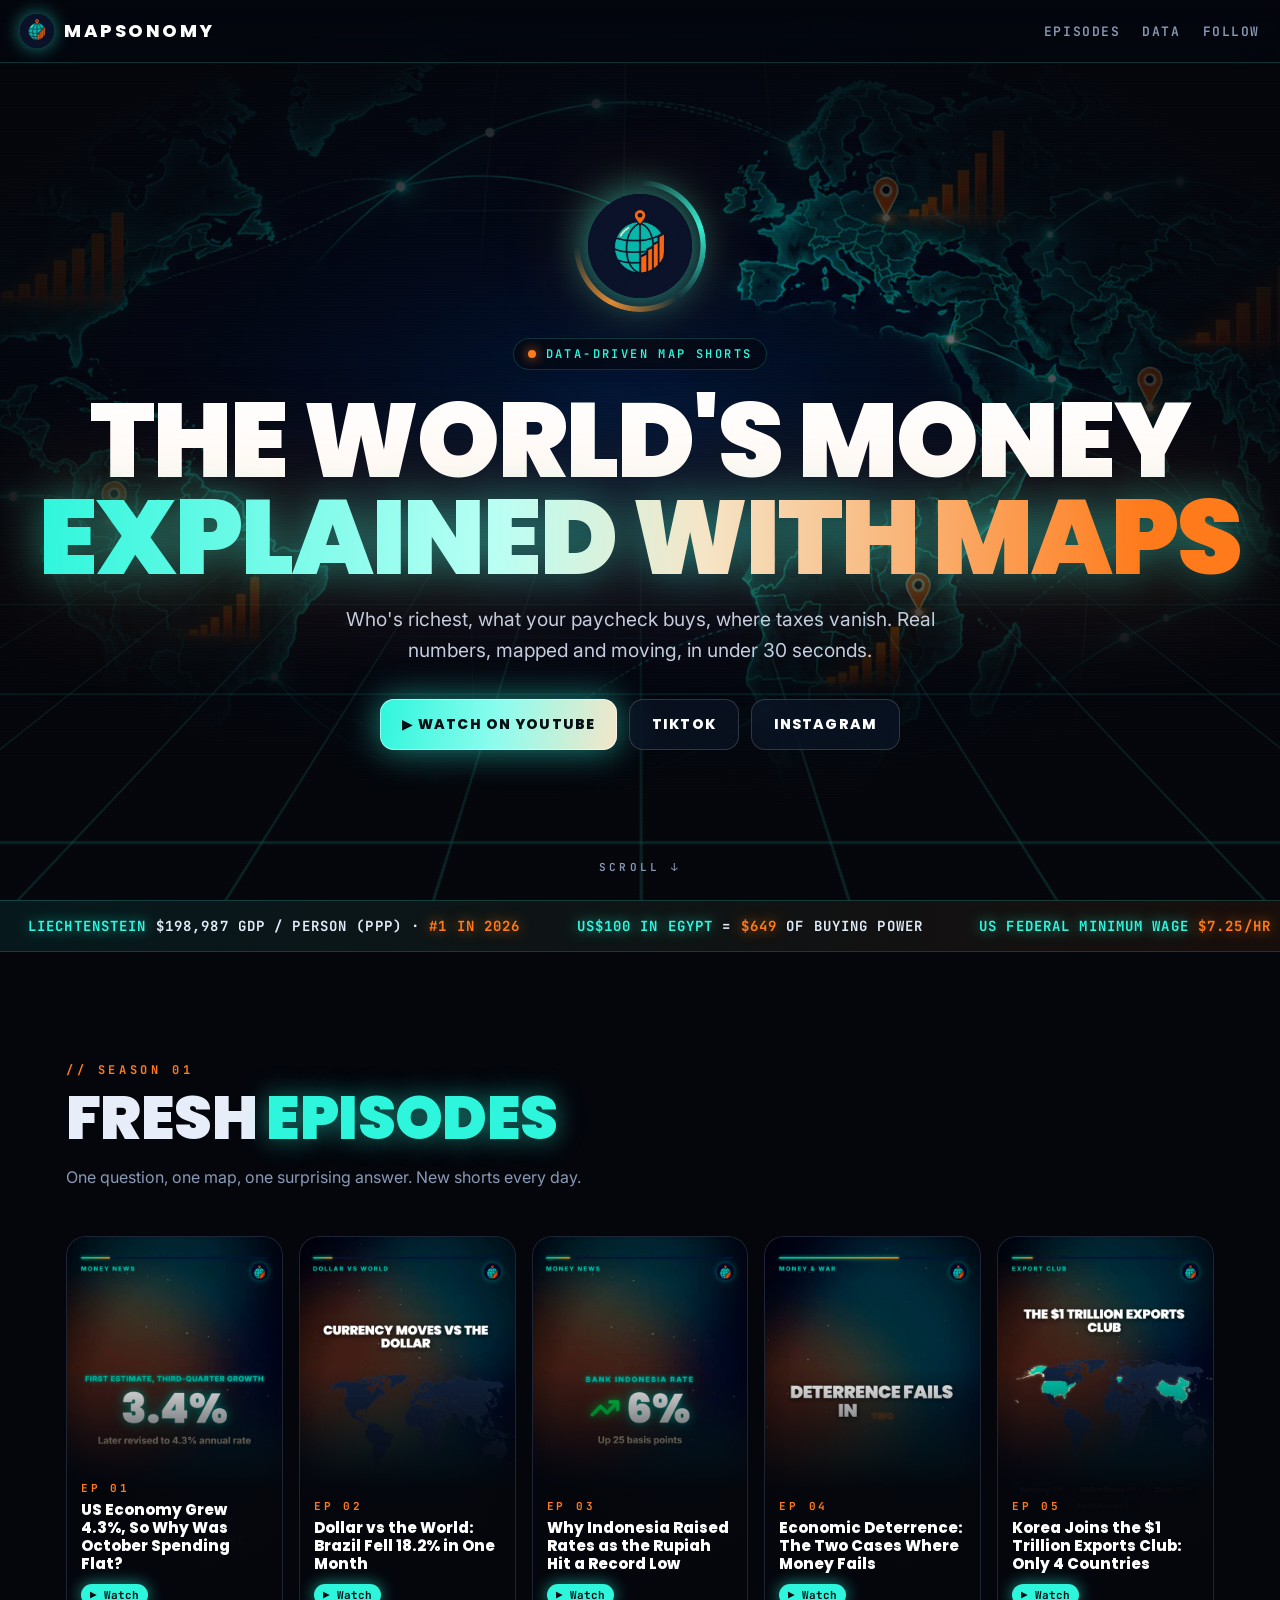
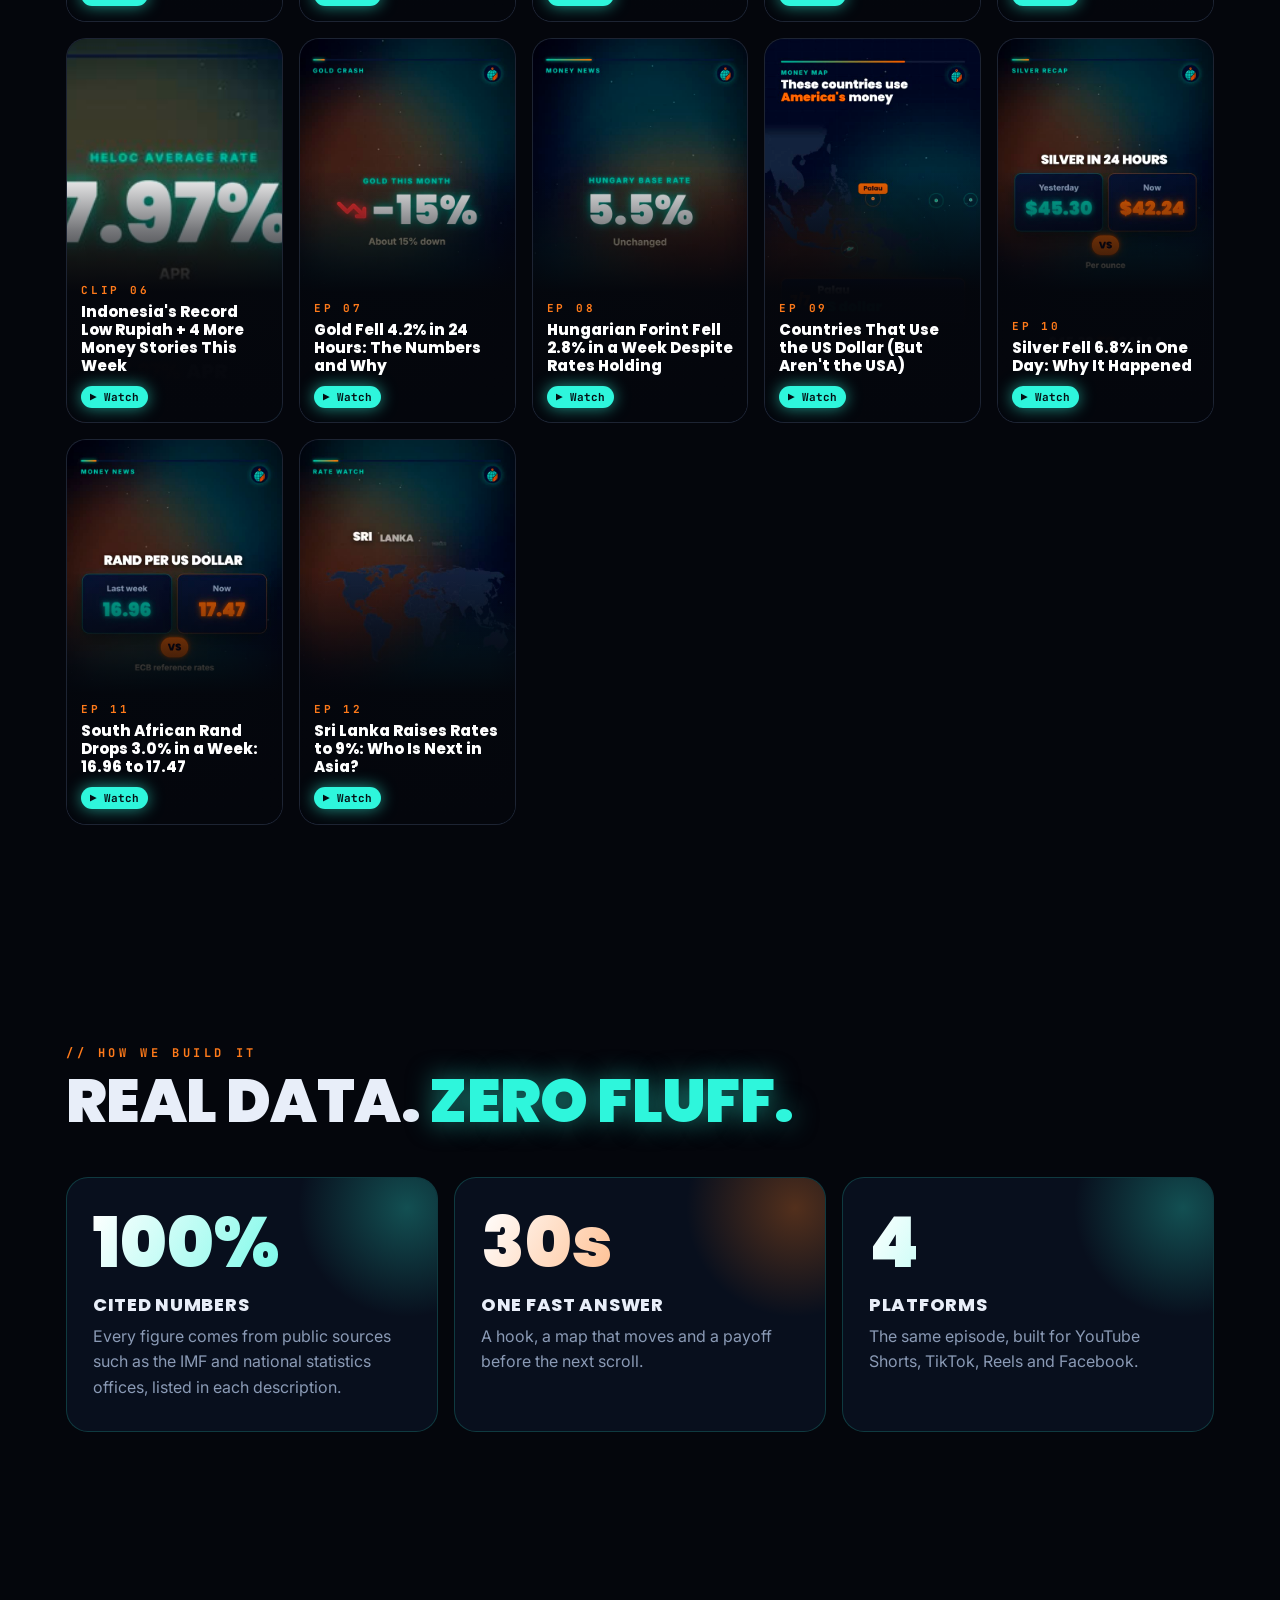
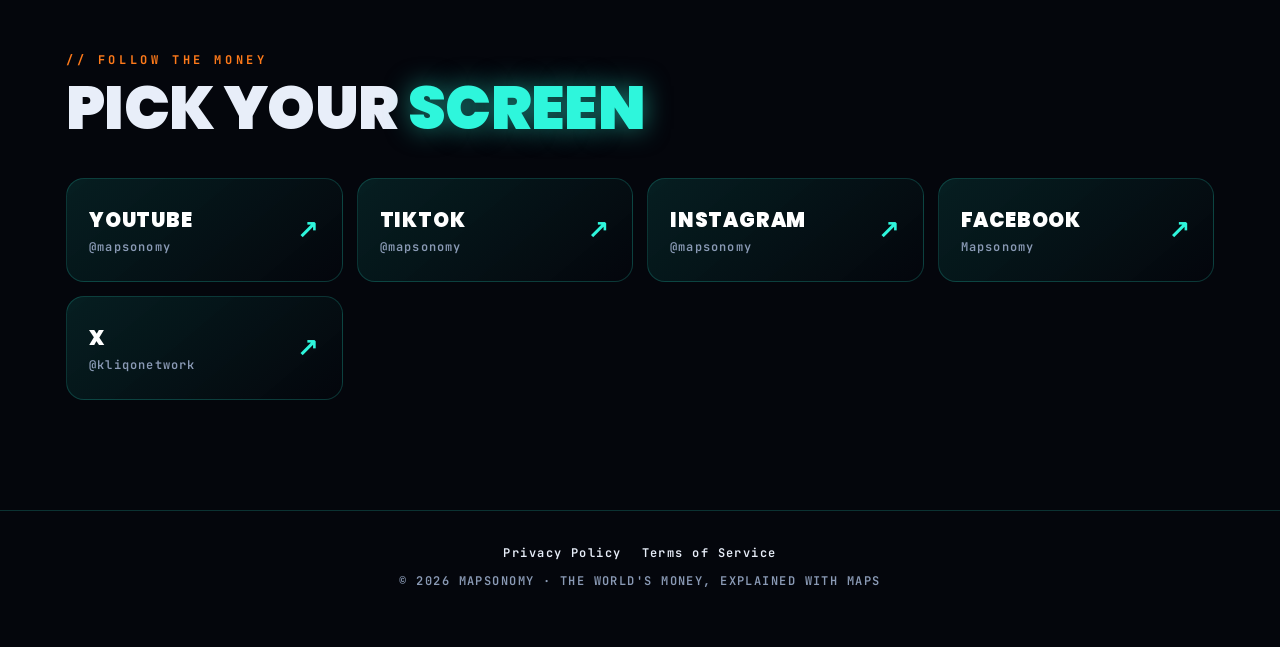
<file: index.html>
<!doctype html>
<html lang="en">
<head>
<meta charset="utf-8">
<meta name="viewport" content="width=device-width, initial-scale=1">
<title>Mapsonomy</title>
<meta name="description" content="The world's money, explained with maps. Data-driven map shorts on YouTube, TikTok, Instagram and Facebook.">
<meta name="theme-color" content="#04060c">
<meta property="og:title" content="Mapsonomy">
<meta property="og:description" content="The world's money, explained with maps.">
<meta property="og:image" content="https://infnitycompany-collab.github.io/mapsonomy/img/hero.webp">
<link rel="icon" href="logo.png">
<link rel="preconnect" href="https://fonts.googleapis.com">
<link rel="preconnect" href="https://fonts.gstatic.com" crossorigin>
<link href="https://fonts.googleapis.com/css2?family=Poppins:wght@800;900&family=Inter:wght@400;600&family=JetBrains+Mono:wght@600;700&display=swap" rel="stylesheet">
<link rel="stylesheet" href="style.css">
</head>
<body>

<header class="bar">
  <a class="brand" href="#top"><img src="img/logo.webp" alt="">MAPSONOMY</a>
  <nav><a href="#episodes">Episodes</a><a href="#data">Data</a><a href="#follow">Follow</a></nav>
</header>

<section class="hero" id="top">
  <div class="grid-floor"></div>
  <div class="scan"></div>
  <div>
    <div class="orb"><img src="img/logo.webp" alt="Mapsonomy logo"></div>
    <span class="eyebrow"><i></i>Data-driven map shorts</span>
    <h1>The world's money<span class="hdr">explained with maps</span></h1>
    <p class="lead">Who's richest, what your paycheck buys, where taxes vanish. Real numbers, mapped and moving, in under 30 seconds.</p>
    <div class="cta">
      <a class="btn primary" href="https://www.youtube.com/@mapsonomy">▶ Watch on YouTube</a>
      <a class="btn" href="https://www.tiktok.com/@mapsonomy">TikTok</a>
      <a class="btn" href="https://www.instagram.com/mapsonomy/">Instagram</a>
    </div>
  </div>
  <div class="scroll-hint">SCROLL ↓</div>
</section>

<div class="ticker" aria-label="Facts from our episodes">
  <div class="ticker-track">
    <span><b>LIECHTENSTEIN</b> $198,987 GDP / PERSON (PPP) · <em>#1 IN 2026</em></span>
    <span><b>US$100 IN EGYPT</b> = <em>$649</em> OF BUYING POWER</span>
    <span><b>US FEDERAL MINIMUM WAGE</b> <em>$7.25/HR</em></span>
    <span><b>AUSTRALIA</b> <em>$17.80/HR</em> MINIMUM WAGE</span>
    <span><b>UAE</b> <em>0%</em> INCOME TAX</span>
    <span><b>7 COUNTRIES</b> USE THE <em>US DOLLAR</em></span>
    <span><b>PANAMA</b> ON THE DOLLAR SINCE <em>1904</em></span>
    <span aria-hidden="true"><b>LIECHTENSTEIN</b> $198,987 GDP / PERSON (PPP) · <em>#1 IN 2026</em></span>
    <span aria-hidden="true"><b>US$100 IN EGYPT</b> = <em>$649</em> OF BUYING POWER</span>
    <span aria-hidden="true"><b>US FEDERAL MINIMUM WAGE</b> <em>$7.25/HR</em></span>
    <span aria-hidden="true"><b>AUSTRALIA</b> <em>$17.80/HR</em> MINIMUM WAGE</span>
    <span aria-hidden="true"><b>UAE</b> <em>0%</em> INCOME TAX</span>
    <span aria-hidden="true"><b>7 COUNTRIES</b> USE THE <em>US DOLLAR</em></span>
    <span aria-hidden="true"><b>PANAMA</b> ON THE DOLLAR SINCE <em>1904</em></span>
  </div>
</div>

<section id="episodes">
  <div class="wrap">
    <div class="reveal">
      <div class="kicker">// Season 01</div>
      <h2>Fresh <span>episodes</span></h2>
      <p class="sub">One question, one map, one surprising answer. New shorts every day.</p>
    </div>
    <div class="eps">
      <a class="ep reveal" href="https://www.youtube.com/shorts/fUrhRTtBOLA">
        <img src="img/ep_fUrhRTtBOLA.jpg" alt="" loading="lazy">
        <div class="meta"><div class="num">EP 01</div><h3>US Economy Grew 4.3%, So Why Was October Spending Flat?</h3><span class="chip">▶ Watch</span></div>
      </a>
      <a class="ep reveal" href="https://www.youtube.com/shorts/XqgzsKcev-8">
        <img src="img/ep_XqgzsKcev-8.jpg" alt="" loading="lazy">
        <div class="meta"><div class="num">EP 02</div><h3>Dollar vs the World: Brazil Fell 18.2% in One Month</h3><span class="chip">▶ Watch</span></div>
      </a>
      <a class="ep reveal" href="https://www.youtube.com/shorts/iboASIA37A8">
        <img src="img/ep_iboASIA37A8.jpg" alt="" loading="lazy">
        <div class="meta"><div class="num">EP 03</div><h3>Why Indonesia Raised Rates as the Rupiah Hit a Record Low</h3><span class="chip">▶ Watch</span></div>
      </a>
      <a class="ep reveal" href="https://www.youtube.com/shorts/dy2bFznFrNk">
        <img src="img/ep_dy2bFznFrNk.jpg" alt="" loading="lazy">
        <div class="meta"><div class="num">EP 04</div><h3>Economic Deterrence: The Two Cases Where Money Fails</h3><span class="chip">▶ Watch</span></div>
      </a>
      <a class="ep reveal" href="https://www.youtube.com/shorts/7eyWOLxoxF8">
        <img src="img/ep_7eyWOLxoxF8.jpg" alt="" loading="lazy">
        <div class="meta"><div class="num">EP 05</div><h3>Korea Joins the $1 Trillion Exports Club: Only 4 Countries</h3><span class="chip">▶ Watch</span></div>
      </a>
      <a class="ep reveal" href="https://www.youtube.com/shorts/wU41exPKRAI">
        <img src="img/ep_wU41exPKRAI.jpg" alt="" loading="lazy">
        <div class="meta"><div class="num">CLIP 06</div><h3>Indonesia&#x27;s Record Low Rupiah + 4 More Money Stories This Week</h3><span class="chip">▶ Watch</span></div>
      </a>
      <a class="ep reveal" href="https://www.youtube.com/shorts/W-0Qiuopz6s">
        <img src="img/ep_W-0Qiuopz6s.jpg" alt="" loading="lazy">
        <div class="meta"><div class="num">EP 07</div><h3>Gold Fell 4.2% in 24 Hours: The Numbers and Why</h3><span class="chip">▶ Watch</span></div>
      </a>
      <a class="ep reveal" href="https://www.youtube.com/shorts/Icshubch7xU">
        <img src="img/ep_Icshubch7xU.jpg" alt="" loading="lazy">
        <div class="meta"><div class="num">EP 08</div><h3>Hungarian Forint Fell 2.8% in a Week Despite Rates Holding</h3><span class="chip">▶ Watch</span></div>
      </a>
      <a class="ep reveal" href="https://www.youtube.com/shorts/S8gTGD7wxss">
        <img src="img/ep_S8gTGD7wxss.jpg" alt="" loading="lazy">
        <div class="meta"><div class="num">EP 09</div><h3>Countries That Use the US Dollar (But Aren&#x27;t the USA)</h3><span class="chip">▶ Watch</span></div>
      </a>
      <a class="ep reveal" href="https://www.youtube.com/shorts/H8O7yUhOfnk">
        <img src="img/ep_H8O7yUhOfnk.jpg" alt="" loading="lazy">
        <div class="meta"><div class="num">EP 10</div><h3>Silver Fell 6.8% in One Day: Why It Happened</h3><span class="chip">▶ Watch</span></div>
      </a>
      <a class="ep reveal" href="https://www.youtube.com/shorts/5dV98DQMx6M">
        <img src="img/ep_5dV98DQMx6M.jpg" alt="" loading="lazy">
        <div class="meta"><div class="num">EP 11</div><h3>South African Rand Drops 3.0% in a Week: 16.96 to 17.47</h3><span class="chip">▶ Watch</span></div>
      </a>
      <a class="ep reveal" href="https://www.youtube.com/shorts/EHLclUfu2Bc">
        <img src="img/ep_EHLclUfu2Bc.jpg" alt="" loading="lazy">
        <div class="meta"><div class="num">EP 12</div><h3>Sri Lanka Raises Rates to 9%: Who Is Next in Asia?</h3><span class="chip">▶ Watch</span></div>
      </a>
    </div>
  </div>
</section>

<section id="data">
  <div class="wrap">
    <div class="reveal">
      <div class="kicker">// How we build it</div>
      <h2>Real data. <span>Zero fluff.</span></h2>
    </div>
    <div class="stats">
      <div class="stat reveal"><div class="big">100%</div><h3>Cited numbers</h3><p>Every figure comes from public sources such as the IMF and national statistics offices, listed in each description.</p></div>
      <div class="stat reveal"><div class="big">30s</div><h3>One fast answer</h3><p>A hook, a map that moves and a payoff before the next scroll.</p></div>
      <div class="stat reveal"><div class="big">4</div><h3>Platforms</h3><p>The same episode, built for YouTube Shorts, TikTok, Reels and Facebook.</p></div>
    </div>
  </div>
</section>

<section id="follow">
  <div class="wrap">
    <div class="reveal">
      <div class="kicker">// Follow the money</div>
      <h2>Pick your <span>screen</span></h2>
    </div>
    <div class="plats">
      <a class="plat reveal" href="https://www.youtube.com/@mapsonomy"><span>YouTube<small>@mapsonomy</small></span><span class="arrow">↗</span></a>
      <a class="plat reveal" href="https://www.tiktok.com/@mapsonomy"><span>TikTok<small>@mapsonomy</small></span><span class="arrow">↗</span></a>
      <a class="plat reveal" href="https://www.instagram.com/mapsonomy/"><span>Instagram<small>@mapsonomy</small></span><span class="arrow">↗</span></a>
      <a class="plat reveal" href="https://www.facebook.com/profile.php?id=61596342886571"><span>Facebook<small>Mapsonomy</small></span><span class="arrow">↗</span></a>
      <a class="plat reveal" href="https://x.com/kliqonetwork"><span>X<small>@kliqonetwork</small></span><span class="arrow">↗</span></a>
    </div>
  </div>
</section>

<footer>
  <a href="privacy.html">Privacy Policy</a><a href="terms.html">Terms of Service</a>
  <p>© 2026 MAPSONOMY · THE WORLD'S MONEY, EXPLAINED WITH MAPS</p>
</footer>

<script>
  // Reveal on scroll. Elements are only hidden once this script has added the .js class.
  document.documentElement.classList.add('js');
  const els = document.querySelectorAll('.reveal');
  if ('IntersectionObserver' in window) {
    const io = new IntersectionObserver(es => es.forEach(e => { if (e.isIntersecting) { e.target.classList.add('in'); io.unobserve(e.target); } }),
                                        { threshold: .12 });
    els.forEach(el => io.observe(el));
  } else { els.forEach(el => el.classList.add('in')); }
</script>
</body>
</html>
</file>
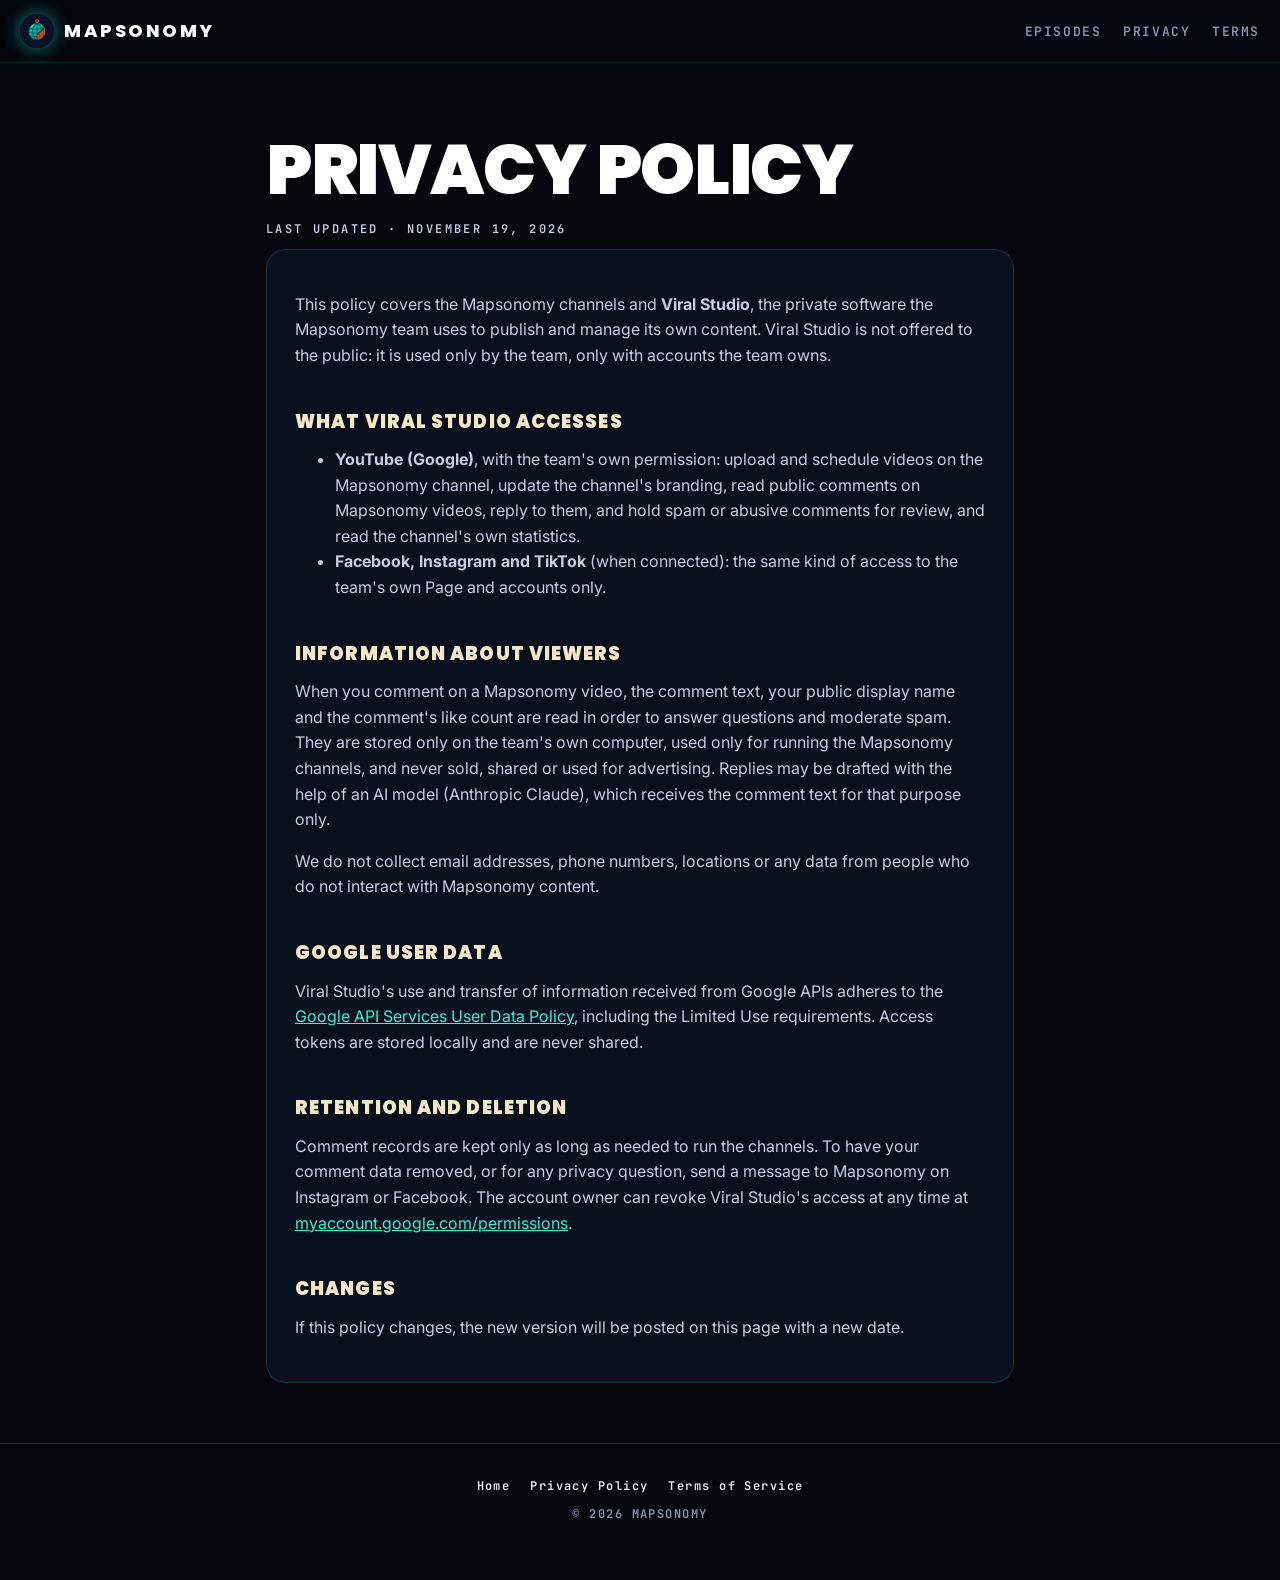
<file: privacy.html>
<!doctype html>
<html lang="en">
<head>
<meta charset="utf-8">
<meta name="viewport" content="width=device-width, initial-scale=1">
<title>Privacy Policy · Mapsonomy</title>
<link rel="icon" href="logo.png">
<link rel="preconnect" href="https://fonts.googleapis.com">
<link rel="preconnect" href="https://fonts.gstatic.com" crossorigin>
<link href="https://fonts.googleapis.com/css2?family=Poppins:wght@800;900&family=Inter:wght@400;600&family=JetBrains+Mono:wght@600;700&display=swap" rel="stylesheet">
<link rel="stylesheet" href="style.css">
<meta name="theme-color" content="#04060c">
</head>
<body>
<header class="bar">
  <a class="brand" href="index.html"><img src="img/logo.webp" alt="">MAPSONOMY</a>
  <nav><a href="index.html#episodes">Episodes</a><a href="privacy.html">Privacy</a><a href="terms.html">Terms</a></nav>
</header>
<main class="doc">
<h1>Privacy Policy</h1>
<p class="updated">Last updated · November 19, 2026</p>
<div class="card">

<p>This policy covers the Mapsonomy channels and <strong>Viral Studio</strong>, the private software the Mapsonomy team
uses to publish and manage its own content. Viral Studio is not offered to the public: it is used only by the team,
only with accounts the team owns.</p>

<h2>What Viral Studio accesses</h2>
<ul>
  <li><strong>YouTube (Google)</strong>, with the team's own permission: upload and schedule videos on the Mapsonomy
      channel, update the channel's branding, read public comments on Mapsonomy videos, reply to them, and hold spam
      or abusive comments for review, and read the channel's own statistics.</li>
  <li><strong>Facebook, Instagram and TikTok</strong> (when connected): the same kind of access to the team's own
      Page and accounts only.</li>
</ul>

<h2>Information about viewers</h2>
<p>When you comment on a Mapsonomy video, the comment text, your public display name and the comment's like count
are read in order to answer questions and moderate spam. They are stored only on the team's own computer, used only
for running the Mapsonomy channels, and never sold, shared or used for advertising. Replies may be drafted with the
help of an AI model (Anthropic Claude), which receives the comment text for that purpose only.</p>
<p>We do not collect email addresses, phone numbers, locations or any data from people who do not interact with
Mapsonomy content.</p>

<h2>Google user data</h2>
<p>Viral Studio's use and transfer of information received from Google APIs adheres to the
<a href="https://developers.google.com/terms/api-services-user-data-policy">Google API Services User Data Policy</a>,
including the Limited Use requirements. Access tokens are stored locally and are never shared.</p>

<h2>Retention and deletion</h2>
<p>Comment records are kept only as long as needed to run the channels. To have your comment data removed, or for any
privacy question, send a message to Mapsonomy on Instagram or Facebook. The account owner can revoke Viral Studio's
access at any time at <a href="https://myaccount.google.com/permissions">myaccount.google.com/permissions</a>.</p>

<h2>Changes</h2>
<p>If this policy changes, the new version will be posted on this page with a new date.</p>
</div>
</main>
<footer><a href="index.html">Home</a><a href="privacy.html">Privacy Policy</a><a href="terms.html">Terms of Service</a><p>© 2026 MAPSONOMY</p></footer>
</body>
</html>
</file>
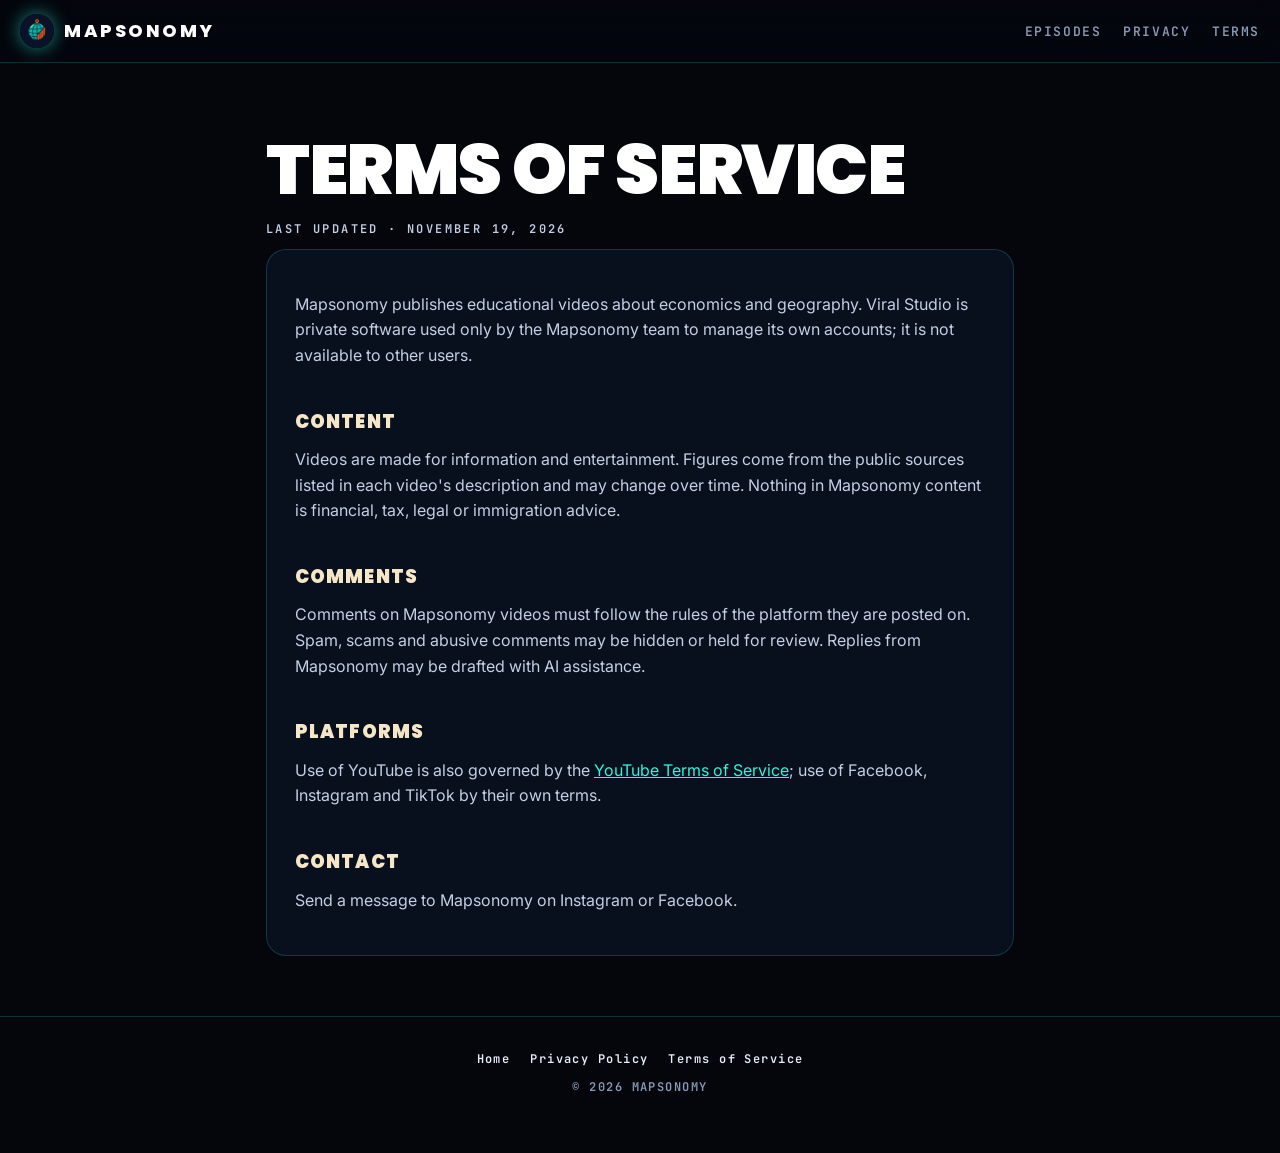
<file: terms.html>
<!doctype html>
<html lang="en">
<head>
<meta charset="utf-8">
<meta name="viewport" content="width=device-width, initial-scale=1">
<title>Terms of Service · Mapsonomy</title>
<link rel="icon" href="logo.png">
<link rel="preconnect" href="https://fonts.googleapis.com">
<link rel="preconnect" href="https://fonts.gstatic.com" crossorigin>
<link href="https://fonts.googleapis.com/css2?family=Poppins:wght@800;900&family=Inter:wght@400;600&family=JetBrains+Mono:wght@600;700&display=swap" rel="stylesheet">
<link rel="stylesheet" href="style.css">
<meta name="theme-color" content="#04060c">
</head>
<body>
<header class="bar">
  <a class="brand" href="index.html"><img src="img/logo.webp" alt="">MAPSONOMY</a>
  <nav><a href="index.html#episodes">Episodes</a><a href="privacy.html">Privacy</a><a href="terms.html">Terms</a></nav>
</header>
<main class="doc">
<h1>Terms of Service</h1>
<p class="updated">Last updated · November 19, 2026</p>
<div class="card">
<p>Mapsonomy publishes educational videos about economics and geography. Viral Studio is private software used only by
the Mapsonomy team to manage its own accounts; it is not available to other users.</p>
<h2>Content</h2>
<p>Videos are made for information and entertainment. Figures come from the public sources listed in each video's
description and may change over time. Nothing in Mapsonomy content is financial, tax, legal or immigration advice.</p>
<h2>Comments</h2>
<p>Comments on Mapsonomy videos must follow the rules of the platform they are posted on. Spam, scams and abusive
comments may be hidden or held for review. Replies from Mapsonomy may be drafted with AI assistance.</p>
<h2>Platforms</h2>
<p>Use of YouTube is also governed by the <a href="https://www.youtube.com/t/terms">YouTube Terms of Service</a>;
use of Facebook, Instagram and TikTok by their own terms.</p>
<h2>Contact</h2>
<p>Send a message to Mapsonomy on Instagram or Facebook.</p>
</div>
</main>
<footer><a href="index.html">Home</a><a href="privacy.html">Privacy Policy</a><a href="terms.html">Terms of Service</a><p>© 2026 MAPSONOMY</p></footer>
</body>
</html>
</file>
<file: style.css>
/* Mapsonomy — HDR / future look. Deep black, neon teal + coral bloom, bold type. */
:root {
  --bg: #04060c;
  --bg2: #0a1122;
  --navy: #0F172A;
  --teal: #14B8A6;
  --neon: #2ef6dc;
  --coral: #ff7a1a;
  --sand: #F5E6C8;
  --ink: #e8eef9;
  --muted: #8a9ab5;
  --line: rgba(46, 246, 220, .18);
  --glass: rgba(14, 24, 44, .55);
  --display: "Poppins", system-ui, sans-serif;
  --body: "Inter", system-ui, -apple-system, "Segoe UI", sans-serif;
  --mono: "JetBrains Mono", ui-monospace, "Cascadia Code", Consolas, monospace;
}
* { box-sizing: border-box; }
html { scroll-behavior: smooth; }
body {
  margin: 0; background: var(--bg); color: var(--ink);
  font: 16px/1.6 var(--body); -webkit-font-smoothing: antialiased; overflow-x: hidden;
}
a { color: var(--neon); }
img { display: block; max-width: 100%; }
.wrap { width: 100%; max-width: 1180px; margin: 0 auto; padding: 0 16px; }

/* ---------- top bar ---------- */
.bar {
  position: fixed; inset: 0 0 auto; z-index: 20; display: flex; align-items: center; justify-content: space-between;
  padding: 14px 20px; backdrop-filter: blur(14px) saturate(160%); -webkit-backdrop-filter: blur(14px) saturate(160%);
  background: linear-gradient(to bottom, rgba(4, 6, 12, .85), rgba(4, 6, 12, .35)); border-bottom: 1px solid var(--line);
}
.brand { display: flex; align-items: center; gap: 10px; color: #fff; text-decoration: none;
         font: 800 18px/1 var(--display); letter-spacing: .14em; }
.brand img { width: 34px; height: 34px; border-radius: 50%; box-shadow: 0 0 18px rgba(46, 246, 220, .55); }
.bar nav { display: flex; gap: 22px; }
.bar nav a { color: var(--muted); text-decoration: none; font: 600 13px var(--mono); letter-spacing: .12em; text-transform: uppercase; }
.bar nav a:hover { color: var(--neon); }

/* ---------- hero ---------- */
.hero {
  position: relative; min-height: 100svh; display: grid; place-items: center; text-align: center;
  padding: 120px 16px 90px; isolation: isolate; overflow: hidden;
}
.hero::before { /* the glowing world map */
  content: ""; position: absolute; inset: -4%; z-index: -3;
  background: url("img/hero.webp") center / cover no-repeat;
  filter: saturate(1.5) contrast(1.15) brightness(.9);
  animation: drift 40s ease-in-out infinite alternate;
}
.hero::after { /* vignette + fade into page */
  content: ""; position: absolute; inset: 0; z-index: -2;
  background:
    radial-gradient(ellipse 60% 45% at 50% 45%, rgba(4, 6, 12, .15), rgba(4, 6, 12, .82) 70%, var(--bg) 100%),
    linear-gradient(to bottom, rgba(4, 6, 12, .2), transparent 30%, transparent 70%, var(--bg));
}
.grid-floor {
  position: absolute; left: -50%; right: -50%; bottom: -10%; height: 55%; z-index: -1; opacity: .55;
  background:
    repeating-linear-gradient(90deg, rgba(46, 246, 220, .35) 0 1px, transparent 1px 80px),
    repeating-linear-gradient(0deg, rgba(46, 246, 220, .35) 0 1px, transparent 1px 80px);
  transform: perspective(520px) rotateX(64deg); transform-origin: center top;
  mask-image: linear-gradient(to top, #000 10%, transparent 85%);
  -webkit-mask-image: linear-gradient(to top, #000 10%, transparent 85%);
  animation: floor 6s linear infinite;
}
.scan {
  position: absolute; inset: 0; z-index: -1; pointer-events: none; opacity: .18;
  background: repeating-linear-gradient(0deg, rgba(255, 255, 255, .06) 0 1px, transparent 1px 3px);
}
.orb { position: relative; width: 132px; height: 132px; margin: 0 auto 26px; }
.orb img { position: absolute; inset: 14px; width: 104px; height: 104px; border-radius: 50%;
           box-shadow: 0 0 40px rgba(46, 246, 220, .6), 0 0 90px rgba(255, 122, 26, .25); }
.orb::before { content: ""; position: absolute; inset: 0; border-radius: 50%;
               background: conic-gradient(from 0deg, transparent, var(--neon), transparent 40%, var(--coral), transparent 75%);
               -webkit-mask: radial-gradient(circle, transparent 60px, #000 61px, #000 66px, transparent 67px);
               mask: radial-gradient(circle, transparent 60px, #000 61px, #000 66px, transparent 67px);
               animation: spin 6s linear infinite; }
.eyebrow { display: inline-flex; align-items: center; gap: 10px; padding: 7px 14px; border: 1px solid var(--line);
           border-radius: 999px; background: rgba(4, 6, 12, .55); color: var(--neon);
           font: 600 12px var(--mono); letter-spacing: .2em; text-transform: uppercase; }
.eyebrow i { width: 8px; height: 8px; border-radius: 50%; background: var(--coral);
             box-shadow: 0 0 12px var(--coral); animation: pulse 1.6s ease-in-out infinite; }
h1 {
  margin: 22px 0 18px; font: 900 clamp(2.6rem, 8.4vw, 6.6rem)/.92 var(--display); letter-spacing: -.02em;
  text-transform: uppercase; color: #fff;
}
h1 .hdr {
  display: block; background: linear-gradient(92deg, var(--neon) 0%, #b9fff4 38%, var(--sand) 55%, var(--coral) 92%);
  -webkit-background-clip: text; background-clip: text; color: transparent;
  filter: drop-shadow(0 0 22px rgba(46, 246, 220, .45)) drop-shadow(0 0 60px rgba(255, 122, 26, .25));
}
.lead { max-width: 640px; margin: 0 auto; color: #c3cfe4; font-size: clamp(1rem, 2.1vw, 1.2rem); }
.cta { display: flex; flex-wrap: wrap; justify-content: center; gap: 12px; margin-top: 34px; }
.btn {
  display: inline-flex; align-items: center; gap: 10px; padding: 14px 22px; border-radius: 14px; text-decoration: none;
  font: 800 14px var(--display); letter-spacing: .08em; text-transform: uppercase; color: #fff;
  border: 1px solid rgba(255, 255, 255, .16); background: var(--glass);
  backdrop-filter: blur(10px); -webkit-backdrop-filter: blur(10px);
  transition: transform .2s, box-shadow .2s, border-color .2s;
}
.btn:hover { transform: translateY(-2px); border-color: var(--neon); box-shadow: 0 0 28px rgba(46, 246, 220, .35); }
.btn.primary { color: #041014; border: 0; background: linear-gradient(100deg, var(--neon), #8dfcee 50%, var(--sand));
               box-shadow: 0 0 34px rgba(46, 246, 220, .55), inset 0 0 0 1px rgba(255, 255, 255, .5); }
.btn.primary:hover { box-shadow: 0 0 50px rgba(46, 246, 220, .8); }
.scroll-hint { position: absolute; bottom: 26px; left: 50%; transform: translateX(-50%); color: var(--muted);
               font: 600 11px var(--mono); letter-spacing: .3em; }

/* ---------- ticker ---------- */
.ticker { position: relative; overflow: hidden; border-block: 1px solid var(--line);
          background: linear-gradient(90deg, rgba(46, 246, 220, .08), rgba(255, 122, 26, .08)); }
.ticker-track { display: flex; width: max-content; animation: tick 48s linear infinite; }
.ticker span { padding: 16px 28px; white-space: nowrap; font: 700 14px var(--mono); letter-spacing: .08em; color: #dfe9f7; }
.ticker b { color: var(--neon); text-shadow: 0 0 14px rgba(46, 246, 220, .7); }
.ticker em { font-style: normal; color: var(--coral); text-shadow: 0 0 14px rgba(255, 122, 26, .7); }

/* ---------- sections ---------- */
section { padding: 110px 0; }
.kicker { font: 700 12px var(--mono); letter-spacing: .3em; color: var(--coral); text-transform: uppercase; }
h2 { margin: 10px 0 14px; font: 900 clamp(2rem, 5.4vw, 3.8rem)/1 var(--display); text-transform: uppercase; letter-spacing: -.01em; }
h2 span { color: var(--neon); text-shadow: 0 0 26px rgba(46, 246, 220, .5); }
.sub { max-width: 620px; color: var(--muted); }

/* episodes */
.eps { display: grid; grid-template-columns: repeat(5, 1fr); gap: 16px; margin-top: 46px; }
.ep {
  position: relative; display: block; border-radius: 20px; overflow: hidden; text-decoration: none; color: #fff;
  background: var(--bg2); border: 1px solid rgba(255, 255, 255, .08); aspect-ratio: 9 / 16;
  transition: transform .35s cubic-bezier(.2, .8, .2, 1), box-shadow .35s, border-color .35s;
}
.ep img { position: absolute; inset: 0; width: 100%; height: 100%; object-fit: cover; filter: saturate(1.35) contrast(1.08);
          transition: transform .6s cubic-bezier(.2, .8, .2, 1); }
.ep::after { content: ""; position: absolute; inset: 0;
             background: linear-gradient(to top, var(--bg) 0%, rgba(4, 6, 12, .98) 34%, rgba(4, 6, 12, .55) 50%, transparent 66%); }
.ep:hover { transform: translateY(-8px); border-color: var(--neon);
            box-shadow: 0 0 0 1px var(--neon), 0 24px 60px -10px rgba(46, 246, 220, .45); }
.ep:hover img { transform: scale(1.06); }
.ep .meta { position: absolute; left: 14px; right: 14px; bottom: 14px; z-index: 1; }
.ep .num { font: 700 11px var(--mono); letter-spacing: .25em; color: var(--coral); }
.ep h3 { margin: 6px 0 8px; font: 800 15px/1.2 var(--display); }
.chip { display: inline-block; padding: 4px 9px; border-radius: 999px; font: 700 11px var(--mono);
        color: #041014; background: var(--neon); box-shadow: 0 0 16px rgba(46, 246, 220, .6); }

/* stats */
.stats { display: grid; grid-template-columns: repeat(3, 1fr); gap: 16px; margin-top: 46px; }
.stat { position: relative; padding: 30px 26px; border-radius: 22px; background: var(--glass); border: 1px solid var(--line);
        overflow: hidden; }
.stat::before { content: ""; position: absolute; width: 220px; height: 220px; right: -80px; top: -80px; border-radius: 50%;
                background: radial-gradient(circle, rgba(46, 246, 220, .28), transparent 70%); }
.stat:nth-child(2)::before { background: radial-gradient(circle, rgba(255, 122, 26, .3), transparent 70%); }
.stat .big { font: 900 clamp(2.6rem, 6vw, 4.4rem)/1 var(--display);
             background: linear-gradient(120deg, #fff, var(--neon)); -webkit-background-clip: text; background-clip: text; color: transparent; }
.stat:nth-child(2) .big { background: linear-gradient(120deg, #fff, var(--coral)); -webkit-background-clip: text; background-clip: text; }
.stat h3 { margin: 12px 0 6px; font: 800 18px var(--display); text-transform: uppercase; letter-spacing: .04em; }
.stat p { margin: 0; color: var(--muted); }

/* platforms */
.plats { display: grid; grid-template-columns: repeat(4, 1fr); gap: 14px; margin-top: 40px; }
.plat { display: flex; justify-content: space-between; align-items: center; padding: 26px 22px; border-radius: 18px;
        text-decoration: none; color: #fff; background: linear-gradient(140deg, rgba(20, 184, 166, .14), rgba(4, 6, 12, .6));
        border: 1px solid var(--line); font: 900 20px var(--display); text-transform: uppercase; letter-spacing: .04em;
        transition: background .3s, box-shadow .3s, transform .3s; }
.plat small { display: block; margin-top: 4px; color: var(--muted); font: 600 12px var(--mono); letter-spacing: .1em; text-transform: none; }
.plat .arrow { font-size: 26px; color: var(--neon); transition: transform .3s; }
.plat:hover { transform: translateY(-4px); box-shadow: 0 0 40px rgba(46, 246, 220, .3);
              background: linear-gradient(140deg, rgba(46, 246, 220, .3), rgba(255, 122, 26, .16)); }
.plat:hover .arrow { transform: translate(4px, -4px); }

/* footer */
footer { border-top: 1px solid var(--line); padding: 34px 16px 46px; text-align: center; color: var(--muted);
         font: 600 12px var(--mono); letter-spacing: .12em; }
footer a { color: var(--ink); text-decoration: none; margin: 0 10px; }
footer a:hover { color: var(--neon); }

/* legal pages */
.doc { max-width: 780px; margin: 0 auto; padding: 130px 16px 60px; }
.doc h1 { font-size: clamp(2.4rem, 7vw, 4.4rem); margin-top: 8px; }
.doc h2 { font-size: 1.15rem; margin-top: 2.4em; color: var(--sand); letter-spacing: .06em; }
.doc p, .doc li { color: #c3cfe4; }
.doc .card { padding: 26px 28px; border-radius: 20px; background: var(--glass); border: 1px solid var(--line); }
.updated { font: 600 12px var(--mono); letter-spacing: .2em; color: var(--coral); text-transform: uppercase; }

/* reveal */
.js .reveal { opacity: 0; transform: translateY(26px); transition: opacity .8s ease, transform .8s cubic-bezier(.2, .8, .2, 1); }
.js .reveal.in { opacity: 1; transform: none; }

@keyframes drift { from { transform: scale(1.04) translate3d(-1%, 0, 0); } to { transform: scale(1.1) translate3d(1%, -1%, 0); } }
@keyframes floor { from { background-position: 0 0, 0 0; } to { background-position: 0 0, 0 80px; } }
@keyframes spin { to { transform: rotate(360deg); } }
@keyframes pulse { 50% { opacity: .35; } }
@keyframes tick { to { transform: translateX(-50%); } }

@media (max-width: 980px) {
  .eps { grid-template-columns: repeat(3, 1fr); }
  .plats { grid-template-columns: repeat(2, 1fr); }
}
@media (max-width: 640px) {
  .bar nav { display: none; }
  section { padding: 80px 0; }
  .eps { grid-template-columns: repeat(2, 1fr); gap: 12px; }
  .stats { grid-template-columns: 1fr; }
  .plats { grid-template-columns: 1fr; }
  .btn { width: 100%; justify-content: center; }
}
@media (prefers-reduced-motion: reduce) {
  *, *::before, *::after { animation: none !important; transition: none !important; }
  .reveal { opacity: 1; transform: none; }
}
</file>
